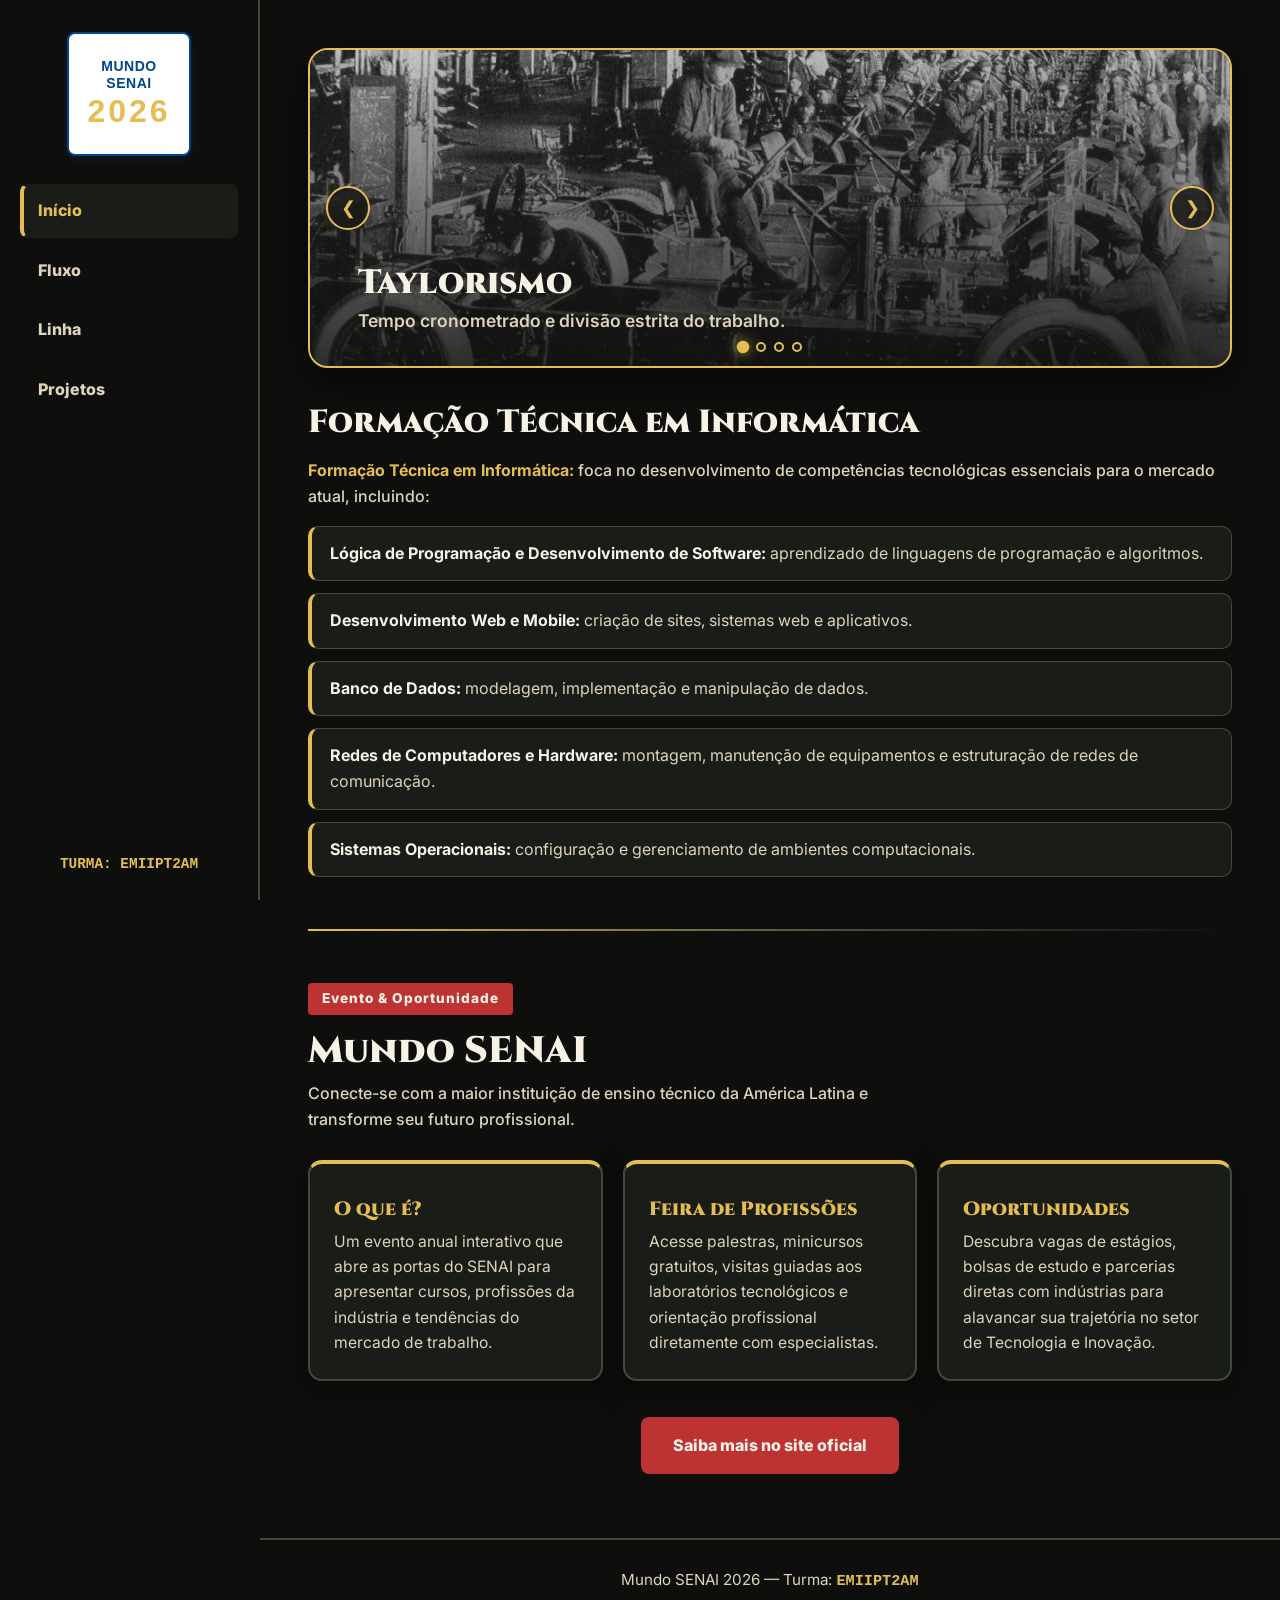
<file: index.html>
<!DOCTYPE html>
<html lang="pt-BR">
<head>
    <meta charset="UTF-8">
    <meta name="viewport" content="width=device-width, initial-scale=1, viewport-fit=cover">
    <title>Mundo SENAI 2026</title>

    <link rel="preconnect" href="https://fonts.googleapis.com">
    <link rel="preconnect" href="https://fonts.gstatic.com" crossorigin>
    <link href="https://fonts.googleapis.com/css2?family=Cinzel:wght@700;900&family=Inter:wght@400;600;800;900&display=swap" rel="stylesheet">

    <style>
:root {
    --dark: #0e0f0d;
    --card: #1a1c18;
    --borda: #424a3e;
    --gold: #e5be53;
    --rust: #bd3333;
    --rust-escuro: #8f2323;
    --cream: #f7f2e6;
    --sand: #ded3bc;
    --largura-menu: 260px;
}

* { box-sizing: border-box; margin: 0; padding: 0; }
html { scroll-behavior: smooth; -webkit-text-size-adjust: 100%; }
body {
    font-family: "Inter", "Segoe UI", Arial, sans-serif;
    background: var(--dark);
    color: var(--cream);
    line-height: 1.6;
    overflow-x: hidden;
    -webkit-tap-highlight-color: rgba(229, 190, 83, .25);
}
h1, h2, h3 { font-family: "Cinzel", Georgia, serif; font-weight: 900; line-height: 1.2; }
a:focus-visible, button:focus-visible { outline: 2px solid var(--gold); outline-offset: 3px; }
section[id] { scroll-margin-top: 20px; }

/* ===== LAYOUT ===== */
.pagina { display: flex; min-height: 100vh; }

/* ===== MENU LATERAL ===== */
#topo {
    position: sticky;
    top: 0;
    align-self: flex-start;
    width: var(--largura-menu);
    height: 100vh;
    background: var(--dark);
    border-right: 2px solid var(--borda);
    padding: 32px 20px 24px;
    display: flex;
    flex-direction: column;
    gap: 28px;
}

/* Quadrado azul no lugar da logo */
:root {
  --senai-blue: #00468C;       /* Azul institucional do SENAI */
  --senai-red: #E35205;        /* Detalhe vermelho/laranja da marca */
  --senai-white: #FFFFFF;
}

.selo-evento {
    display: flex;
    flex-direction: column;
    align-items: center;
    justify-content: center;
    width: 124px;
    height: 124px;
    margin: 0 auto;
    background: var(--senai-white);
    color: var(--senai-blue);
    border: 2px solid var(--senai-blue);
    border-radius: 8px;
    font-family: "Arial", "Helvetica Neue", sans-serif; /* Tipografia corporativa sem serifa */
    font-weight: 800;
    font-size: 14px;
    line-height: 1.2;
    letter-spacing: 0.5px;
    text-transform: uppercase;
    box-shadow: 0 4px 12px rgba(0, 70, 140, 0.15);
    transition: transform 0.25s ease, box-shadow 0.25s ease, border-color 0.25s ease;
}

/* Efeito ao passar o cursor com a cor de destaque (vermelho/laranja) */
.selo-evento:hover {
    transform: translateY(-2px);
    border-color: var(--senai-red);
    box-shadow: 0 6px 16px rgba(227, 82, 5, 0.25);
}
.selo-evento strong { font-size: 32px; letter-spacing: 3px; color: var(--gold); }
.selo-evento:hover { transform: scale(1.05); box-shadow: 0 0 28px rgba(229, 190, 83, .6); }

#lista { list-style: none; display: flex; flex-direction: column; gap: 6px; }
#lista a {
    display: block;
    padding: 12px 14px;
    color: var(--sand);
    font-weight: 800;
    text-decoration: none;
    border: 2px solid transparent;
    border-left: 4px solid transparent;
    border-radius: 8px;
    transition: background .2s, border-color .2s, color .2s;
}
#lista a:hover, #lista a.ativo {
    background: var(--card);
    border-left-color: var(--gold);
    color: var(--gold);
}
#lista a.destaque {
    margin-top: 10px;
    border-color: var(--gold);
    color: var(--gold);
    text-align: center;
}
#lista a.destaque:hover { background: var(--gold); color: var(--dark); }

.turma {
    margin-top: auto;
    text-align: center;
    color: var(--gold);
    font-family: ui-monospace, Consolas, monospace;
    font-weight: 700;
    font-size: .9rem;
}

/* ===== CONTEÚDO ===== */
main { flex: 1; min-width: 0; }
.conteudo { max-width: 980px; margin: 0 auto; padding: 48px 28px 64px; }

/* ===== CARROSSEL RETANGULAR ARREDONDADO (FORMATO DE ANÚNCIO) ===== */
.carrossel {
    position: relative;
    overflow: hidden;
    width: 100%;
    height: 320px;
    margin-bottom: 36px;
    background: var(--card);
    border: 2px solid var(--gold);
    border-radius: 20px;
    box-shadow: 0 12px 32px rgba(0, 0, 0, .6);
}
.slides { display: flex; height: 100%; transition: transform .7s ease; }
.slide-bg {
    position: relative;
    flex: 0 0 100%;
    height: 100%;
    display: flex;
    align-items: flex-end;
    padding: 32px 48px;
    background-size: cover;
    background-position: center;
    color: var(--cream);
}
.slide-bg::after {
    content: '';
    position: absolute;
    inset: 0;
    background: linear-gradient(180deg, rgba(14, 15, 13, .1) 0%, rgba(14, 15, 13, .85) 100%);
    pointer-events: none;
}

/* Imagens dos slides */
.slide-taylor { background-color: #1a1c18; background-image: url('img/taylor-banner.jpg'); }
.slide-fases  { background-color: #1a1c18; background-image: url('img/56-Fases-do-Taylorismo.webp'); }
.slide-ford   { background-color: #1a1c18; background-image: url('img/fordismo-banner.jpg'); }
.slide-toyota { background-color: #1a1c18; background-image: url('img/toyotismo-banner.jpg'); }

.slide-texto { position: relative; z-index: 1; max-width: 600px; }
.slide-texto h2 { font-size: 2.1rem; color: var(--cream); margin-bottom: 6px; }
.slide-texto p { color: var(--sand); font-size: 1.1rem; font-weight: 600; line-height: 1.4; }

.seta {
    position: absolute;
    top: 50%;
    transform: translateY(-50%);
    z-index: 2;
    width: 44px;
    height: 44px;
    border: 2px solid var(--gold);
    border-radius: 50%;
    background: rgba(26, 28, 24, .85);
    color: var(--gold);
    font-size: 18px;
    cursor: pointer;
    transition: background .2s, color .2s;
}
.seta:hover { background: var(--gold); color: var(--dark); }
#btnAnterior { left: 16px; }
#btnProximo { right: 16px; }

.indicadores { position: absolute; z-index: 2; bottom: 14px; left: 50%; transform: translateX(-50%); display: flex; gap: 8px; }
.indicador {
    width: 10px;
    height: 10px;
    border: 2px solid var(--gold);
    border-radius: 50%;
    background: transparent;
    cursor: pointer;
    transition: background .2s, transform .2s, box-shadow .2s;
}
.indicador.ativo-dot { background: var(--gold); transform: scale(1.25); box-shadow: 0 0 10px rgba(229, 190, 83, .8); }

/* ===== SEÇÃO FORMAÇÃO ===== */
.formacao h2 { font-size: 2rem; color: var(--cream); margin-bottom: 16px; }
.formacao p { margin-bottom: 16px; color: var(--sand); font-weight: 500; }
.formacao p strong { color: var(--gold); }
.formacao ul { list-style: none; display: grid; gap: 12px; }
.formacao li {
    background: var(--card);
    color: var(--sand);
    padding: 14px 18px;
    border: 1px solid var(--borda);
    border-left: 4px solid var(--gold);
    border-radius: 10px;
}
.formacao li strong { color: var(--cream); }

.linha-divisoria { height: 2px; margin: 52px 0; background: linear-gradient(90deg, var(--gold), var(--borda) 60%, transparent); }

/* ===== SEÇÃO MUNDO SENAI ===== */
.senai-header { margin-bottom: 28px; }
.badge {
    display: inline-block;
    padding: 5px 14px;
    margin-bottom: 14px;
    background: var(--rust);
    color: var(--cream);
    font-size: .85rem;
    font-weight: 800;
    letter-spacing: 1px;
    border-radius: 4px;
}
.senai-header h2 { font-size: 2.3rem; color: var(--cream); }
.subtitle { margin-top: 8px; max-width: 640px; color: var(--sand); font-weight: 500; }

.senai-grid { display: grid; grid-template-columns: repeat(auto-fit, minmax(240px, 1fr)); gap: 20px; }
.senai-card {
    background: var(--card);
    padding: 24px;
    border: 2px solid var(--borda);
    border-top: 4px solid var(--gold);
    border-radius: 14px;
    box-shadow: 0 10px 30px rgba(0, 0, 0, .45);
    transition: transform .25s ease, border-color .25s ease;
}
.senai-card:hover { transform: translateY(-6px); border-color: var(--gold); }
.card-icon { font-size: 2rem; margin-bottom: 10px; }
.senai-card h3 { color: var(--gold); margin-bottom: 8px; font-size: 1.2rem; }
.senai-card p { color: var(--sand); font-size: .98rem; }

.senai-footer { margin-top: 36px; display: flex; flex-wrap: wrap; justify-content: center; gap: 14px; }
.btn-senai {
    display: inline-block;
    padding: 14px 30px;
    background: var(--rust);
    color: var(--cream);
    font-weight: 800;
    text-decoration: none;
    border: 2px solid var(--rust);
    border-radius: 8px;
    transition: background .2s, border-color .2s, color .2s;
}
.btn-senai:hover { background: transparent; border-color: var(--gold); color: var(--gold); }
.btn-senai.secundario { background: transparent; border-color: var(--gold); color: var(--gold); }
.btn-senai.secundario:hover { background: var(--gold); color: var(--dark); }

.rodape { background: var(--dark); border-top: 2px solid var(--borda); color: var(--sand); text-align: center; padding: 28px 16px; font-size: .95rem; }
.rodape strong { color: var(--gold); font-family: ui-monospace, Consolas, monospace; }

/* ===== MENU EM GAVETA (celular) ===== */
.btn-menu, .menu-fundo { display: none; }

@media (max-width: 768px) {
    .pagina { display: block; }
    .conteudo { padding: 32px 18px 48px; }
    .carrossel { height: 220px; border-radius: 14px; margin-bottom: 28px; }
    .slide-bg { padding: 20px 22px 36px; }
    .slide-texto h2 { font-size: 1.4rem; }
    .slide-texto p { font-size: .95rem; }
    .seta { width: 36px; height: 36px; font-size: 16px; }

    /* sem JavaScript: menu empilhado normal */
    #topo { position: static; width: 100%; height: auto; border-right: 0; border-bottom: 2px solid var(--borda); padding: 20px; }
    .selo-evento { width: 100px; height: 100px; font-size: 13px; }
    .selo-evento strong { font-size: 24px; }
    .turma { margin-top: 0; }

    /* com JavaScript: vira gaveta */
    html.js-menu #topo { position: absolute; background: transparent; border: 0; padding: 0; height: 0; width: 0; overflow: visible; }
    html.js-menu .selo-evento, html.js-menu .turma { display: none; }
    html.js-menu #lista {
        position: fixed;
        top: 0; left: 0; bottom: 0;
        width: 270px;
        padding: 90px 16px 24px;
        background: var(--dark);
        border-right: 2px solid var(--gold);
        transform: translateX(-100%);
        transition: transform .3s ease;
        z-index: 30;
    }
    html.js-menu .btn-menu {
        display: flex;
        flex-direction: column;
        justify-content: center;
        gap: 5px;
        position: fixed;
        top: calc(12px + env(safe-area-inset-top, 0px));
        left: 12px;
        width: 46px; height: 46px;
        padding: 0 11px;
        background: var(--rust);
        border: 2px solid var(--gold);
        border-radius: 8px;
        cursor: pointer;
        z-index: 40;
    }
    .btn-menu span { display: block; height: 3px; background: var(--cream); border-radius: 2px; }
    html.js-menu .menu-fundo {
        display: block;
        position: fixed;
        inset: 0;
        background: rgba(0, 0, 0, .65);
        opacity: 0;
        pointer-events: none;
        transition: opacity .3s;
        z-index: 20;
    }
    body.menu-aberto #lista { transform: translateX(0); }
    body.menu-aberto .menu-fundo { opacity: 1; pointer-events: auto; }
}

@media (prefers-reduced-motion: reduce) {
    * { transition: none !important; scroll-behavior: auto !important; }
}
    </style>
</head>
<body>
    <div class="pagina">

        <!-- MENU LATERAL -->
        <aside id="topo">
            <div class="selo-evento" role="img" aria-label="Mundo Senai 2026">
                <span>Mundo</span>
                <span>Senai</span>
                <strong>2026</strong>
            </div>
            <ul id="lista">
                <li><a href="index.html" class="ativo">Início</a></li>
                <li><a href="HTML/fluxo.html">Fluxo</a></li>
                <li><a href="HTML/linha.html">Linha</a></li>
                <li><a href="HTML/projetos.html">Projetos</a></li>
            </ul>
            <p class="turma">TURMA: EMIIPT2AM</p>
        </aside>

        <main id="inicio">

            <div class="conteudo">

                <!-- CARROSSEL EM BANNER RETANGULAR -->
                <div class="carrossel" id="carrossel">
                    <div class="slides" id="slides">
                        <div class="slide-bg slide-taylor">
                            <div class="slide-texto">
                                <h2>Taylorismo</h2>
                                <p>Tempo cronometrado e divisão estrita do trabalho.</p>
                            </div>
                        </div>
                        <div class="slide-bg slide-fases">
                            <div class="slide-texto">
                                <h2>Fases do Taylorismo</h2>
                                <p>Como a administração científica foi aplicada passo a passo.</p>
                            </div>
                        </div>
                        <div class="slide-bg slide-ford">
                            <div class="slide-texto">
                                <h2>Fordismo</h2>
                                <p>Esteira de montagem e produção em massa.</p>
                            </div>
                        </div>
                        <div class="slide-bg slide-toyota">
                            <div class="slide-texto">
                                <h2>Toyotismo</h2>
                                <p>Produção enxuta, Just-In-Time e zero desperdício.</p>
                            </div>
                        </div>
                    </div>
                    <button class="seta" id="btnAnterior" aria-label="Slide anterior">&#10094;</button>
                    <button class="seta" id="btnProximo" aria-label="Próximo slide">&#10095;</button>
                    <div class="indicadores" id="indicadores"></div>
                </div>

                <!-- FORMAÇÃO TÉCNICA -->
                <section class="formacao" id="formacao">
                    <h2>Formação Técnica em Informática</h2>
                    <p><strong>Formação Técnica em Informática:</strong> foca no desenvolvimento de competências tecnológicas essenciais para o mercado atual, incluindo:</p>

                    <ul>
                        <li><strong>Lógica de Programação e Desenvolvimento de Software:</strong> aprendizado de linguagens de programação e algoritmos.</li>
                        <li><strong>Desenvolvimento Web e Mobile:</strong> criação de sites, sistemas web e aplicativos.</li>
                        <li><strong>Banco de Dados:</strong> modelagem, implementação e manipulação de dados.</li>
                        <li><strong>Redes de Computadores e Hardware:</strong> montagem, manutenção de equipamentos e estruturação de redes de comunicação.</li>
                        <li><strong>Sistemas Operacionais:</strong> configuração e gerenciamento de ambientes computacionais.</li>
                    </ul>
                </section>

                <div class="linha-divisoria"></div>

                <!-- Seção Mundo SENAI -->
                <section class="mundo-senai" id="mundo-senai">
                    <div class="senai-header">
                        <span class="badge">Evento &amp; Oportunidade</span>
                        <h2>Mundo SENAI</h2>
                        <p class="subtitle">Conecte-se com a maior instituição de ensino técnico da América Latina e transforme seu futuro profissional.</p>
                    </div>

                    <div class="senai-grid">
                        <div class="senai-card">
                            <div class="card-icon"></div>
                            <h3>O que é?</h3>
                            <p>Um evento anual interativo que abre as portas do SENAI para apresentar cursos, profissões da indústria e tendências do mercado de trabalho.</p>
                        </div>

                        <div class="senai-card">
                            <div class="card-icon"></div>
                            <h3>Feira de Profissões</h3>
                            <p>Acesse palestras, minicursos gratuitos, visitas guiadas aos laboratórios tecnológicos e orientação profissional diretamente com especialistas.</p>
                        </div>

                        <div class="senai-card" id="oportunidade">
                            <div class="card-icon"></div>
                            <h3>Oportunidades</h3>
                            <p>Descubra vagas de estágios, bolsas de estudo e parcerias diretas com indústrias para alavancar sua trajetória no setor de Tecnologia e Inovação.</p>
                        </div>
                    </div>

                    <div class="senai-footer">
                        <a href="https://www.mundosenai.com.br" target="_blank" rel="noopener noreferrer" class="btn-senai">
                            Saiba mais no site oficial
                        </a>
                    </div>
                </section>

            </div>

            <footer class="rodape">
                <p>Mundo SENAI 2026 — Turma: <strong>EMIIPT2AM</strong></p>
            </footer>
        </main>
    </div>

    <script>
        // ===== CARROSSEL DO BANNER =====
        (function () {
            const trilho = document.getElementById('slides');
            const slides = trilho.querySelectorAll('.slide-bg');
            const caixaDots = document.getElementById('indicadores');
            const carrossel = document.getElementById('carrossel');
            const total = slides.length;
            const INTERVALO = 5000;

            let atual = 0;
            let timer = null;

            const dots = [];
            for (let i = 0; i < total; i++) {
                const dot = document.createElement('button');
                dot.className = 'indicador';
                dot.setAttribute('aria-label', 'Ir para o slide ' + (i + 1));
                dot.addEventListener('click', () => { irPara(i); reiniciar(); });
                caixaDots.appendChild(dot);
                dots.push(dot);
            }

            function irPara(indice) {
                atual = (indice + total) % total;
                trilho.style.transform = 'translateX(-' + (atual * 100) + '%)';
                dots.forEach((d, i) => d.classList.toggle('ativo-dot', i === atual));
            }

            function iniciar() { timer = setInterval(() => irPara(atual + 1), INTERVALO); }
            function parar() { clearInterval(timer); }
            function reiniciar() { parar(); iniciar(); }

            document.getElementById('btnAnterior').addEventListener('click', () => { irPara(atual - 1); reiniciar(); });
            document.getElementById('btnProximo').addEventListener('click', () => { irPara(atual + 1); reiniciar(); });

            carrossel.addEventListener('mouseenter', parar);
            carrossel.addEventListener('mouseleave', iniciar);

            let inicioX = null;
            carrossel.addEventListener('touchstart', e => { inicioX = e.touches[0].clientX; }, { passive: true });
            carrossel.addEventListener('touchend', e => {
                if (inicioX === null) return;
                const dif = e.changedTouches[0].clientX - inicioX;
                if (Math.abs(dif) > 50) { irPara(atual + (dif < 0 ? 1 : -1)); reiniciar(); }
                inicioX = null;
            });

            irPara(0);
            iniciar();
        })();

        // Menu em gaveta para celular
        (function () {
            var MOBILE = window.matchMedia('(max-width: 768px)');
            document.documentElement.classList.add('js-menu');

            document.addEventListener('DOMContentLoaded', function () {
                var topo = document.getElementById('topo');
                var menu = document.getElementById('lista');
                if (!topo || !menu) return;

                var botao = document.createElement('button');
                botao.type = 'button';
                botao.className = 'btn-menu';
                botao.setAttribute('aria-label', 'Abrir menu');
                botao.setAttribute('aria-controls', 'lista');
                botao.setAttribute('aria-expanded', 'false');
                botao.innerHTML = '<span></span><span></span><span></span>';
                topo.appendChild(botao);

                var fundo = document.createElement('div');
                fundo.className = 'menu-fundo';
                document.body.appendChild(fundo);

                function alternar(aberto) {
                    document.body.classList.toggle('menu-aberto', aberto);
                    botao.setAttribute('aria-expanded', aberto ? 'true' : 'false');
                    botao.setAttribute('aria-label', aberto ? 'Fechar menu' : 'Abrir menu');
                }

                botao.addEventListener('click', function () {
                    alternar(!document.body.classList.contains('menu-aberto'));
                });
                fundo.addEventListener('click', function () { alternar(false); });
                menu.addEventListener('click', function (e) {
                    if (e.target.closest('a')) alternar(false);
                });
                document.addEventListener('keydown', function (e) {
                    if (e.key === 'Escape') alternar(false);
                });
                MOBILE.addEventListener('change', function () { alternar(false); });
            });
        })();
    </script>
</body>
</html>
</file>
